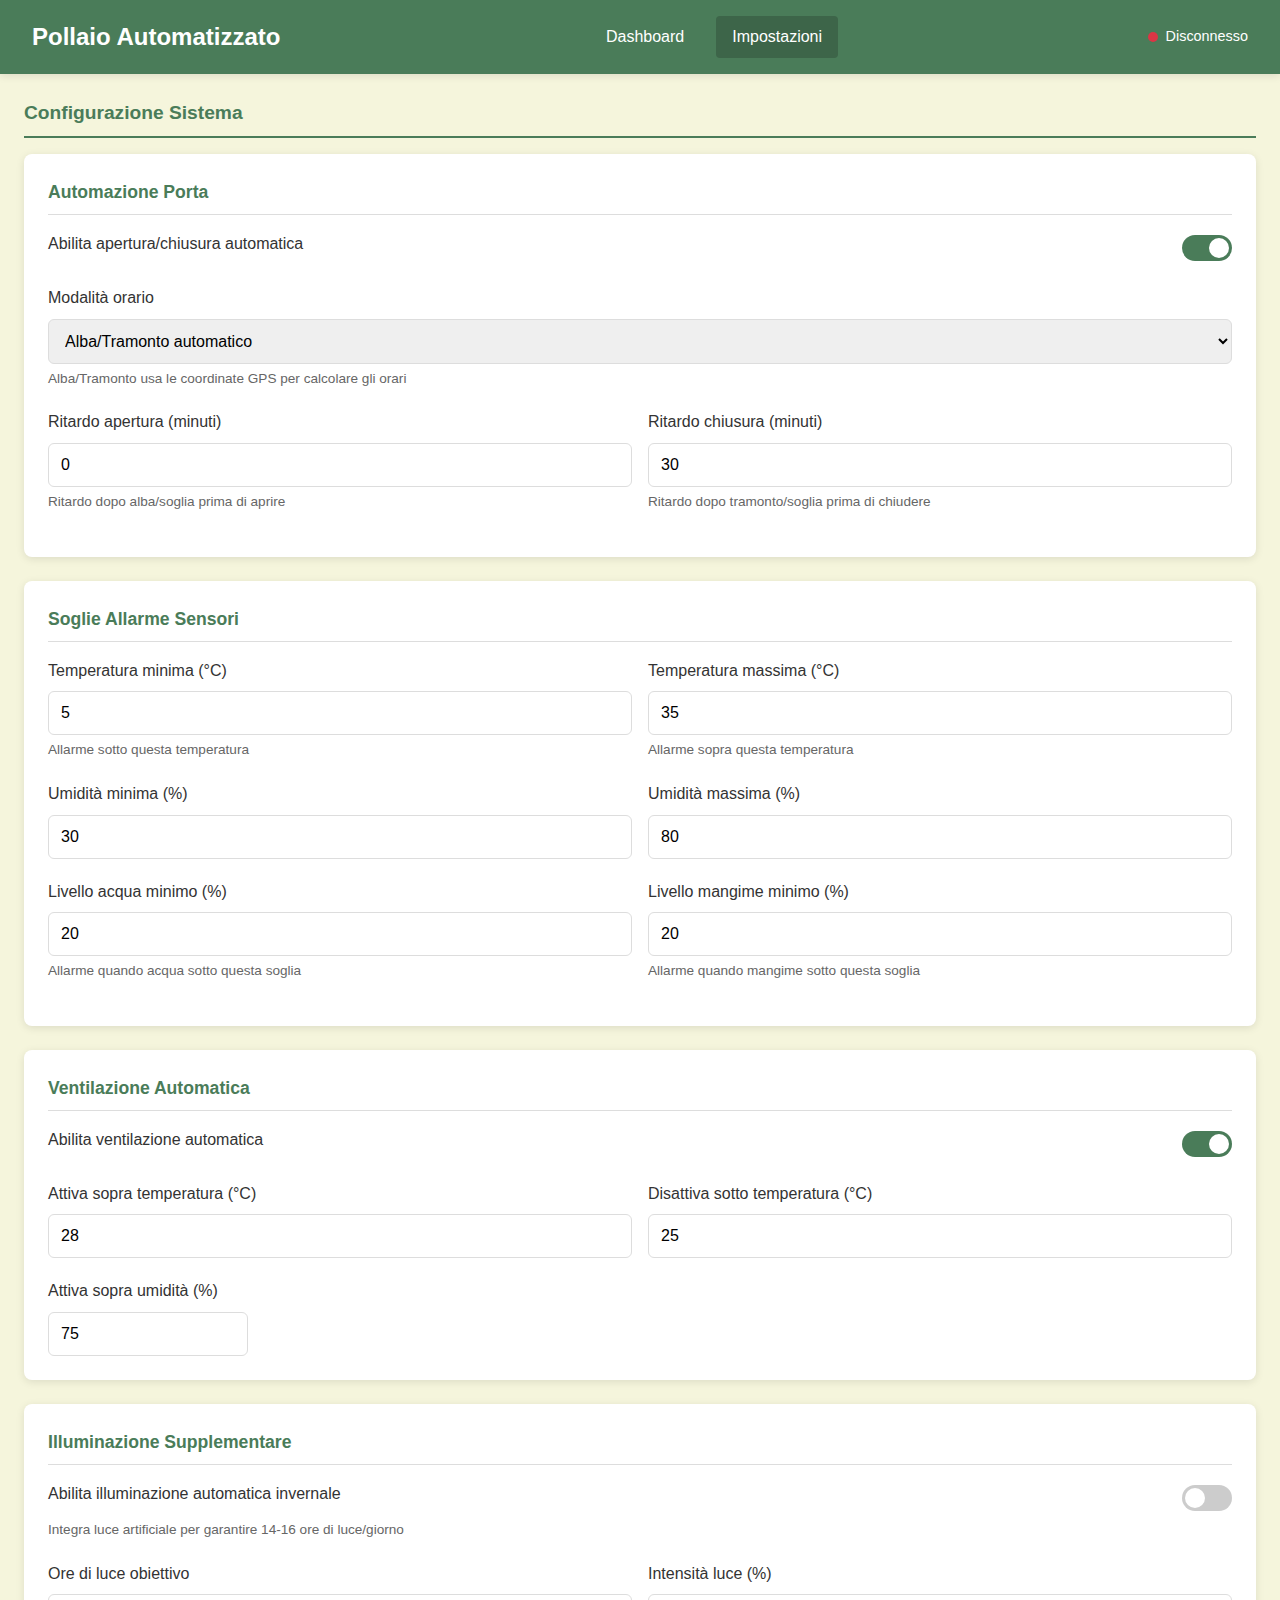
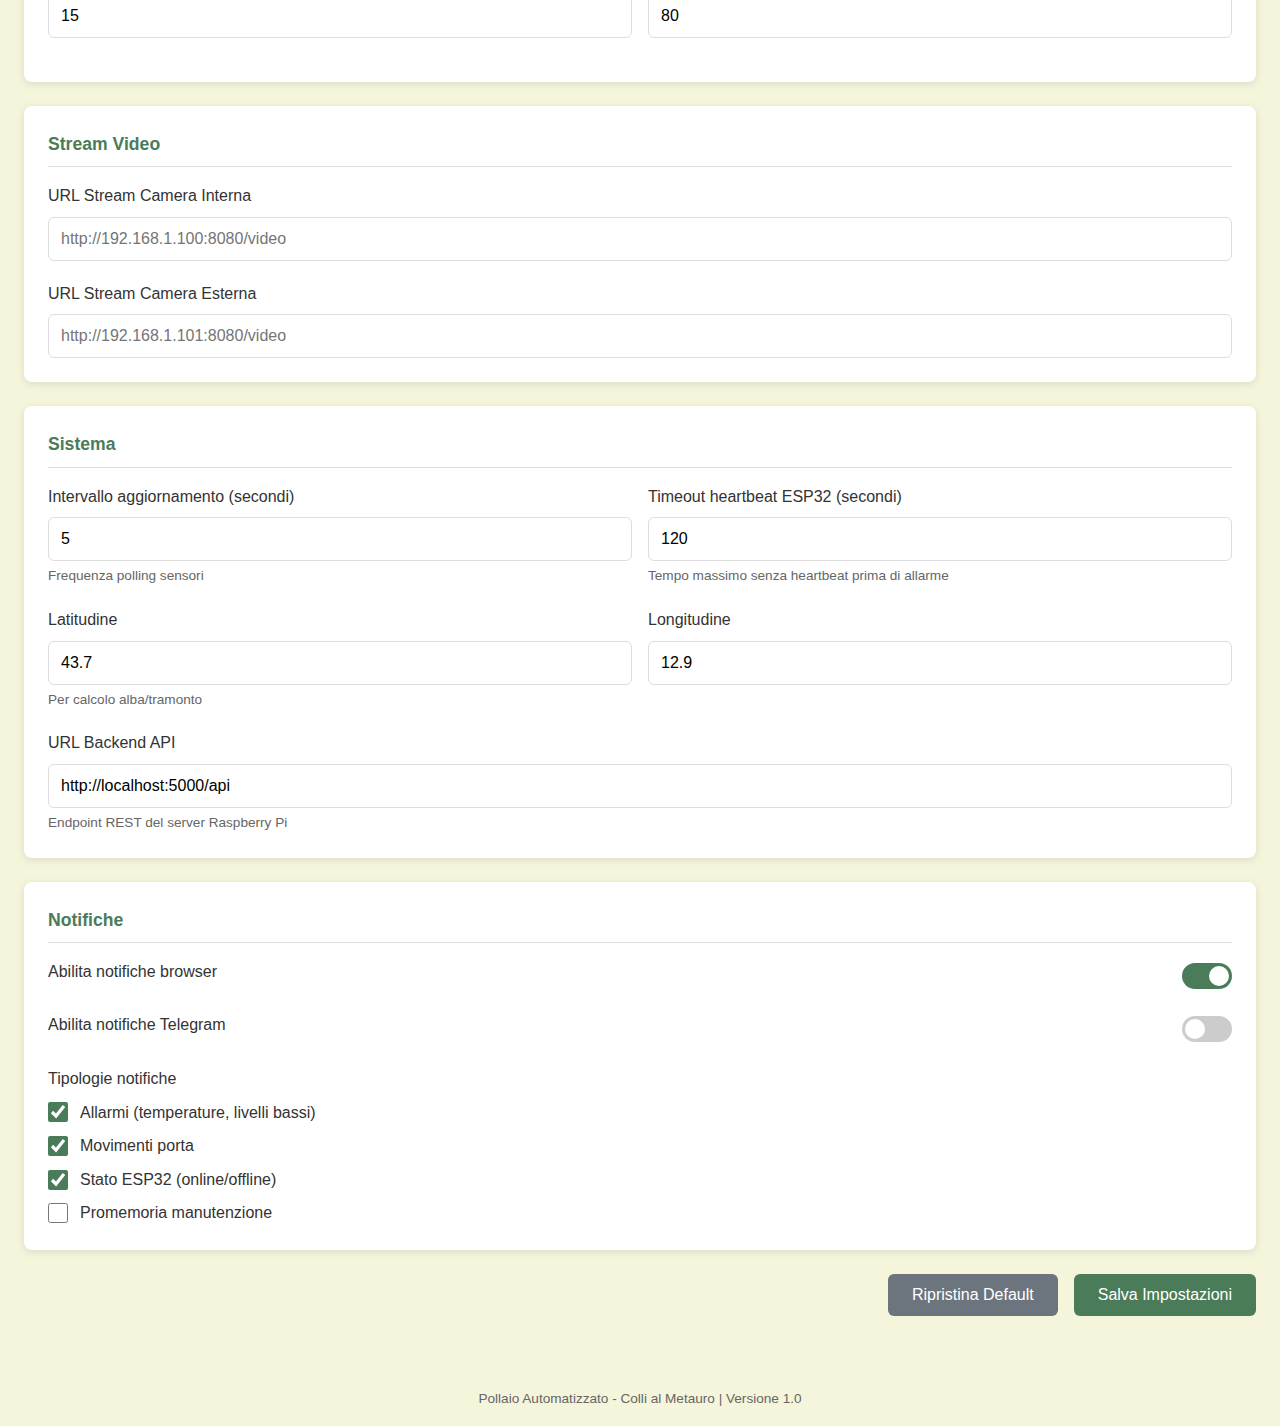
<file: web_ui/settings.html>
<!DOCTYPE html>
<html lang="it">
<head>
    <meta charset="UTF-8">
    <meta name="viewport" content="width=device-width, initial-scale=1.0">
    <title>Pollaio Automatizzato - Impostazioni</title>
    <link rel="stylesheet" href="style.css">
</head>
<body>
    <header>
        <h1>Pollaio Automatizzato</h1>
        <nav>
            <a href="index.html">Dashboard</a>
            <a href="settings.html" class="active">Impostazioni</a>
        </nav>
        <div class="connection-status">
            <span class="connection-dot" id="connectionDot"></span>
            <span id="connectionText">Disconnesso</span>
        </div>
    </header>

    <main>
        <h2 class="section-title">Configurazione Sistema</h2>

        <!-- Automazione Porta -->
        <section class="settings-section">
            <h2>Automazione Porta</h2>

            <div class="form-group">
                <label class="toggle-label">
                    <span class="form-label">Abilita apertura/chiusura automatica</span>
                    <label class="toggle-switch">
                        <input type="checkbox" id="portaAutoEnabled" checked>
                        <span class="toggle-slider"></span>
                    </label>
                </label>
            </div>

            <div class="form-group">
                <label class="form-label">Modalità orario</label>
                <select class="form-select" id="portaOrarioMode">
                    <option value="alba_tramonto">Alba/Tramonto automatico</option>
                    <option value="orario_fisso">Orario fisso</option>
                    <option value="luminosita">Basato su luminosità</option>
                </select>
                <p class="form-hint">Alba/Tramonto usa le coordinate GPS per calcolare gli orari</p>
            </div>

            <div class="form-row" id="orarioFissoSection" style="display: none;">
                <div class="form-group">
                    <label class="form-label">Orario apertura</label>
                    <input type="time" class="form-input" id="portaOraApertura" value="06:30">
                </div>
                <div class="form-group">
                    <label class="form-label">Orario chiusura</label>
                    <input type="time" class="form-input" id="portaOraChiusura" value="20:00">
                </div>
            </div>

            <div class="form-row" id="luminositaSection" style="display: none;">
                <div class="form-group">
                    <label class="form-label">Soglia apertura (lux)</label>
                    <input type="number" class="form-input" id="portaLuxApertura" value="100" min="0" max="10000">
                    <p class="form-hint">Apri quando luminosità supera questa soglia</p>
                </div>
                <div class="form-group">
                    <label class="form-label">Soglia chiusura (lux)</label>
                    <input type="number" class="form-input" id="portaLuxChiusura" value="50" min="0" max="10000">
                    <p class="form-hint">Chiudi quando luminosità scende sotto questa soglia</p>
                </div>
            </div>

            <div class="form-row">
                <div class="form-group">
                    <label class="form-label">Ritardo apertura (minuti)</label>
                    <input type="number" class="form-input" id="portaRitardoApertura" value="0" min="0" max="120">
                    <p class="form-hint">Ritardo dopo alba/soglia prima di aprire</p>
                </div>
                <div class="form-group">
                    <label class="form-label">Ritardo chiusura (minuti)</label>
                    <input type="number" class="form-input" id="portaRitardoChiusura" value="30" min="0" max="120">
                    <p class="form-hint">Ritardo dopo tramonto/soglia prima di chiudere</p>
                </div>
            </div>
        </section>

        <!-- Soglie Sensori -->
        <section class="settings-section">
            <h2>Soglie Allarme Sensori</h2>

            <div class="form-row">
                <div class="form-group">
                    <label class="form-label">Temperatura minima (°C)</label>
                    <input type="number" class="form-input" id="tempMin" value="5" min="-20" max="50">
                    <p class="form-hint">Allarme sotto questa temperatura</p>
                </div>
                <div class="form-group">
                    <label class="form-label">Temperatura massima (°C)</label>
                    <input type="number" class="form-input" id="tempMax" value="35" min="-20" max="50">
                    <p class="form-hint">Allarme sopra questa temperatura</p>
                </div>
            </div>

            <div class="form-row">
                <div class="form-group">
                    <label class="form-label">Umidità minima (%)</label>
                    <input type="number" class="form-input" id="umidMin" value="30" min="0" max="100">
                </div>
                <div class="form-group">
                    <label class="form-label">Umidità massima (%)</label>
                    <input type="number" class="form-input" id="umidMax" value="80" min="0" max="100">
                </div>
            </div>

            <div class="form-row">
                <div class="form-group">
                    <label class="form-label">Livello acqua minimo (%)</label>
                    <input type="number" class="form-input" id="acquaMin" value="20" min="0" max="100">
                    <p class="form-hint">Allarme quando acqua sotto questa soglia</p>
                </div>
                <div class="form-group">
                    <label class="form-label">Livello mangime minimo (%)</label>
                    <input type="number" class="form-input" id="mangimeMin" value="20" min="0" max="100">
                    <p class="form-hint">Allarme quando mangime sotto questa soglia</p>
                </div>
            </div>
        </section>

        <!-- Ventilazione Automatica -->
        <section class="settings-section">
            <h2>Ventilazione Automatica</h2>

            <div class="form-group">
                <label class="toggle-label">
                    <span class="form-label">Abilita ventilazione automatica</span>
                    <label class="toggle-switch">
                        <input type="checkbox" id="ventAutoEnabled" checked>
                        <span class="toggle-slider"></span>
                    </label>
                </label>
            </div>

            <div class="form-row">
                <div class="form-group">
                    <label class="form-label">Attiva sopra temperatura (°C)</label>
                    <input type="number" class="form-input" id="ventTempOn" value="28" min="0" max="50">
                </div>
                <div class="form-group">
                    <label class="form-label">Disattiva sotto temperatura (°C)</label>
                    <input type="number" class="form-input" id="ventTempOff" value="25" min="0" max="50">
                </div>
            </div>

            <div class="form-group">
                <label class="form-label">Attiva sopra umidità (%)</label>
                <input type="number" class="form-input" id="ventUmidOn" value="75" min="0" max="100" style="max-width: 200px;">
            </div>
        </section>

        <!-- Illuminazione -->
        <section class="settings-section">
            <h2>Illuminazione Supplementare</h2>

            <div class="form-group">
                <label class="toggle-label">
                    <span class="form-label">Abilita illuminazione automatica invernale</span>
                    <label class="toggle-switch">
                        <input type="checkbox" id="luceAutoEnabled">
                        <span class="toggle-slider"></span>
                    </label>
                </label>
                <p class="form-hint">Integra luce artificiale per garantire 14-16 ore di luce/giorno</p>
            </div>

            <div class="form-row">
                <div class="form-group">
                    <label class="form-label">Ore di luce obiettivo</label>
                    <input type="number" class="form-input" id="luceDurata" value="15" min="10" max="18">
                </div>
                <div class="form-group">
                    <label class="form-label">Intensità luce (%)</label>
                    <input type="number" class="form-input" id="luceIntensita" value="80" min="10" max="100">
                </div>
            </div>
        </section>

        <!-- Configurazione Video -->
        <section class="settings-section">
            <h2>Stream Video</h2>

            <div class="form-group">
                <label class="form-label">URL Stream Camera Interna</label>
                <input type="text" class="form-input" id="videoUrlInterno" placeholder="http://192.168.1.100:8080/video">
            </div>

            <div class="form-group">
                <label class="form-label">URL Stream Camera Esterna</label>
                <input type="text" class="form-input" id="videoUrlEsterno" placeholder="http://192.168.1.101:8080/video">
            </div>
        </section>

        <!-- Configurazione Sistema -->
        <section class="settings-section">
            <h2>Sistema</h2>

            <div class="form-row">
                <div class="form-group">
                    <label class="form-label">Intervallo aggiornamento (secondi)</label>
                    <input type="number" class="form-input" id="updateInterval" value="5" min="1" max="60">
                    <p class="form-hint">Frequenza polling sensori</p>
                </div>
                <div class="form-group">
                    <label class="form-label">Timeout heartbeat ESP32 (secondi)</label>
                    <input type="number" class="form-input" id="heartbeatTimeout" value="120" min="30" max="600">
                    <p class="form-hint">Tempo massimo senza heartbeat prima di allarme</p>
                </div>
            </div>

            <div class="form-row">
                <div class="form-group">
                    <label class="form-label">Latitudine</label>
                    <input type="number" class="form-input" id="geoLat" value="43.7" step="0.0001">
                    <p class="form-hint">Per calcolo alba/tramonto</p>
                </div>
                <div class="form-group">
                    <label class="form-label">Longitudine</label>
                    <input type="number" class="form-input" id="geoLon" value="12.9" step="0.0001">
                </div>
            </div>

            <div class="form-group">
                <label class="form-label">URL Backend API</label>
                <input type="text" class="form-input" id="apiUrl" value="http://localhost:5000/api">
                <p class="form-hint">Endpoint REST del server Raspberry Pi</p>
            </div>
        </section>

        <!-- Notifiche -->
        <section class="settings-section">
            <h2>Notifiche</h2>

            <div class="form-group">
                <label class="toggle-label">
                    <span class="form-label">Abilita notifiche browser</span>
                    <label class="toggle-switch">
                        <input type="checkbox" id="notifBrowserEnabled" checked>
                        <span class="toggle-slider"></span>
                    </label>
                </label>
            </div>

            <div class="form-group">
                <label class="toggle-label">
                    <span class="form-label">Abilita notifiche Telegram</span>
                    <label class="toggle-switch">
                        <input type="checkbox" id="notifTelegramEnabled">
                        <span class="toggle-slider"></span>
                    </label>
                </label>
            </div>

            <div id="telegramSection" style="display: none;">
                <div class="form-group">
                    <label class="form-label">Bot Token Telegram</label>
                    <input type="text" class="form-input" id="telegramToken" placeholder="123456789:ABCdefGHI...">
                </div>
                <div class="form-group">
                    <label class="form-label">Chat ID</label>
                    <input type="text" class="form-input" id="telegramChatId" placeholder="123456789">
                </div>
            </div>

            <div class="form-group">
                <label class="form-label">Tipologie notifiche</label>
                <div style="display: flex; flex-direction: column; gap: 0.5rem; margin-top: 0.5rem;">
                    <label class="form-checkbox">
                        <input type="checkbox" id="notifAllarmi" checked>
                        <span>Allarmi (temperature, livelli bassi)</span>
                    </label>
                    <label class="form-checkbox">
                        <input type="checkbox" id="notifPorta" checked>
                        <span>Movimenti porta</span>
                    </label>
                    <label class="form-checkbox">
                        <input type="checkbox" id="notifEsp" checked>
                        <span>Stato ESP32 (online/offline)</span>
                    </label>
                    <label class="form-checkbox">
                        <input type="checkbox" id="notifManutenzione">
                        <span>Promemoria manutenzione</span>
                    </label>
                </div>
            </div>
        </section>

        <!-- Buttons -->
        <div style="display: flex; gap: 1rem; justify-content: flex-end; margin-top: 1.5rem;">
            <button class="btn btn-secondary" onclick="resetSettings()">Ripristina Default</button>
            <button class="btn btn-primary" onclick="saveSettings()">Salva Impostazioni</button>
        </div>
    </main>

    <!-- Toast Container -->
    <div class="toast-container" id="toastContainer"></div>

    <footer>
        <p>Pollaio Automatizzato - Colli al Metauro | Versione 1.0</p>
    </footer>

    <script src="app.js"></script>
    <script>
        // Toggle visibility based on selections
        document.getElementById('portaOrarioMode').addEventListener('change', function() {
            document.getElementById('orarioFissoSection').style.display =
                this.value === 'orario_fisso' ? 'grid' : 'none';
            document.getElementById('luminositaSection').style.display =
                this.value === 'luminosita' ? 'grid' : 'none';
        });

        document.getElementById('notifTelegramEnabled').addEventListener('change', function() {
            document.getElementById('telegramSection').style.display =
                this.checked ? 'block' : 'none';
        });

        // Load settings on page load
        document.addEventListener('DOMContentLoaded', loadSettings);
    </script>
</body>
</html>
</file>
<file: web_ui/style.css>
/* Pollaio Automatizzato - Web UI */

:root {
    --primary: #4a7c59;
    --primary-dark: #3d6549;
    --secondary: #8b4513;
    --background: #f5f5dc;
    --card-bg: #ffffff;
    --text: #333333;
    --text-light: #666666;
    --success: #28a745;
    --warning: #ffc107;
    --danger: #dc3545;
    --info: #17a2b8;
    --border: #ddd;
    --shadow: 0 2px 8px rgba(0,0,0,0.1);
}

* {
    margin: 0;
    padding: 0;
    box-sizing: border-box;
}

body {
    font-family: -apple-system, BlinkMacSystemFont, 'Segoe UI', Roboto, Oxygen, Ubuntu, sans-serif;
    background: var(--background);
    color: var(--text);
    line-height: 1.6;
    min-height: 100vh;
}

/* Header */
header {
    background: var(--primary);
    color: white;
    padding: 1rem 2rem;
    display: flex;
    justify-content: space-between;
    align-items: center;
    box-shadow: var(--shadow);
}

header h1 {
    font-size: 1.5rem;
    display: flex;
    align-items: center;
    gap: 0.5rem;
}

nav {
    display: flex;
    gap: 1rem;
}

nav a {
    color: white;
    text-decoration: none;
    padding: 0.5rem 1rem;
    border-radius: 4px;
    transition: background 0.2s;
}

nav a:hover,
nav a.active {
    background: var(--primary-dark);
}

/* Main Content */
main {
    max-width: 1400px;
    margin: 0 auto;
    padding: 1.5rem;
}

/* Section Titles */
.section-title {
    font-size: 1.2rem;
    color: var(--primary);
    margin-bottom: 1rem;
    padding-bottom: 0.5rem;
    border-bottom: 2px solid var(--primary);
}

/* Grid Layouts */
.grid-2 {
    display: grid;
    grid-template-columns: repeat(2, 1fr);
    gap: 1rem;
}

.grid-3 {
    display: grid;
    grid-template-columns: repeat(3, 1fr);
    gap: 1rem;
}

.grid-4 {
    display: grid;
    grid-template-columns: repeat(4, 1fr);
    gap: 1rem;
}

@media (max-width: 1024px) {
    .grid-4 { grid-template-columns: repeat(2, 1fr); }
    .grid-3 { grid-template-columns: repeat(2, 1fr); }
}

@media (max-width: 768px) {
    .grid-2, .grid-3, .grid-4 { grid-template-columns: 1fr; }
    header { flex-direction: column; gap: 1rem; }
}

/* Cards */
.card {
    background: var(--card-bg);
    border-radius: 8px;
    box-shadow: var(--shadow);
    padding: 1.25rem;
    transition: transform 0.2s;
}

.card:hover {
    transform: translateY(-2px);
}

.card-header {
    display: flex;
    justify-content: space-between;
    align-items: center;
    margin-bottom: 0.75rem;
}

.card-title {
    font-size: 0.9rem;
    color: var(--text-light);
    text-transform: uppercase;
    letter-spacing: 0.5px;
}

.card-value {
    font-size: 2rem;
    font-weight: bold;
    color: var(--primary);
}

.card-value.small {
    font-size: 1.5rem;
}

.card-unit {
    font-size: 1rem;
    color: var(--text-light);
    margin-left: 0.25rem;
}

.card-footer {
    margin-top: 0.75rem;
    font-size: 0.85rem;
    color: var(--text-light);
}

/* Status Indicators */
.status-indicator {
    display: inline-flex;
    align-items: center;
    gap: 0.5rem;
    padding: 0.25rem 0.75rem;
    border-radius: 20px;
    font-size: 0.85rem;
    font-weight: 500;
}

.status-indicator.open {
    background: #d4edda;
    color: var(--success);
}

.status-indicator.closed {
    background: #f8d7da;
    color: var(--danger);
}

.status-indicator.ok {
    background: #d4edda;
    color: var(--success);
}

.status-indicator.warning {
    background: #fff3cd;
    color: #856404;
}

.status-indicator.error {
    background: #f8d7da;
    color: var(--danger);
}

.status-dot {
    width: 8px;
    height: 8px;
    border-radius: 50%;
    background: currentColor;
    animation: pulse 2s infinite;
}

@keyframes pulse {
    0%, 100% { opacity: 1; }
    50% { opacity: 0.5; }
}

/* Video Streams */
.video-section {
    margin-bottom: 1.5rem;
}

.video-container {
    background: #000;
    border-radius: 8px;
    overflow: hidden;
    aspect-ratio: 16/9;
    display: flex;
    align-items: center;
    justify-content: center;
}

.video-container img {
    width: 100%;
    height: 100%;
    object-fit: contain;
}

.video-placeholder {
    color: #666;
    text-align: center;
}

.video-label {
    background: var(--primary);
    color: white;
    padding: 0.5rem 1rem;
    font-size: 0.9rem;
    font-weight: 500;
}

/* Buttons */
.btn {
    display: inline-flex;
    align-items: center;
    justify-content: center;
    gap: 0.5rem;
    padding: 0.75rem 1.5rem;
    border: none;
    border-radius: 6px;
    font-size: 1rem;
    font-weight: 500;
    cursor: pointer;
    transition: all 0.2s;
    text-decoration: none;
}

.btn:disabled {
    opacity: 0.6;
    cursor: not-allowed;
}

.btn-primary {
    background: var(--primary);
    color: white;
}

.btn-primary:hover:not(:disabled) {
    background: var(--primary-dark);
}

.btn-success {
    background: var(--success);
    color: white;
}

.btn-success:hover:not(:disabled) {
    background: #218838;
}

.btn-danger {
    background: var(--danger);
    color: white;
}

.btn-danger:hover:not(:disabled) {
    background: #c82333;
}

.btn-warning {
    background: var(--warning);
    color: #333;
}

.btn-warning:hover:not(:disabled) {
    background: #e0a800;
}

.btn-secondary {
    background: #6c757d;
    color: white;
}

.btn-secondary:hover:not(:disabled) {
    background: #5a6268;
}

.btn-outline {
    background: transparent;
    border: 2px solid var(--primary);
    color: var(--primary);
}

.btn-outline:hover:not(:disabled) {
    background: var(--primary);
    color: white;
}

.btn-sm {
    padding: 0.5rem 1rem;
    font-size: 0.875rem;
}

.btn-lg {
    padding: 1rem 2rem;
    font-size: 1.125rem;
}

.btn-block {
    width: 100%;
}

/* Command Panel */
.command-panel {
    margin-top: 1.5rem;
}

.command-grid {
    display: grid;
    grid-template-columns: repeat(auto-fit, minmax(200px, 1fr));
    gap: 1rem;
}

.command-card {
    background: var(--card-bg);
    border-radius: 8px;
    box-shadow: var(--shadow);
    padding: 1.25rem;
    text-align: center;
}

.command-card h3 {
    font-size: 1rem;
    margin-bottom: 1rem;
    color: var(--text);
}

.command-buttons {
    display: flex;
    gap: 0.5rem;
    justify-content: center;
}

/* Modal */
.modal-overlay {
    display: none;
    position: fixed;
    top: 0;
    left: 0;
    width: 100%;
    height: 100%;
    background: rgba(0,0,0,0.5);
    z-index: 1000;
    align-items: center;
    justify-content: center;
}

.modal-overlay.active {
    display: flex;
}

.modal {
    background: white;
    border-radius: 12px;
    padding: 2rem;
    max-width: 400px;
    width: 90%;
    text-align: center;
    box-shadow: 0 10px 40px rgba(0,0,0,0.2);
}

.modal h2 {
    margin-bottom: 1rem;
    color: var(--text);
}

.modal p {
    margin-bottom: 1.5rem;
    color: var(--text-light);
}

.modal-buttons {
    display: flex;
    gap: 1rem;
    justify-content: center;
}

/* Events Log */
.events-section {
    margin-top: 1.5rem;
}

.events-list {
    background: var(--card-bg);
    border-radius: 8px;
    box-shadow: var(--shadow);
    max-height: 300px;
    overflow-y: auto;
}

.event-item {
    display: flex;
    align-items: center;
    gap: 1rem;
    padding: 0.75rem 1rem;
    border-bottom: 1px solid var(--border);
}

.event-item:last-child {
    border-bottom: none;
}

.event-time {
    font-size: 0.85rem;
    color: var(--text-light);
    min-width: 140px;
}

.event-icon {
    font-size: 1.25rem;
}

.event-message {
    flex: 1;
}

/* Settings Page */
.settings-section {
    background: var(--card-bg);
    border-radius: 8px;
    box-shadow: var(--shadow);
    padding: 1.5rem;
    margin-bottom: 1.5rem;
}

.settings-section h2 {
    font-size: 1.1rem;
    color: var(--primary);
    margin-bottom: 1rem;
    padding-bottom: 0.5rem;
    border-bottom: 1px solid var(--border);
}

.form-group {
    margin-bottom: 1.25rem;
}

.form-group:last-child {
    margin-bottom: 0;
}

.form-label {
    display: block;
    margin-bottom: 0.5rem;
    font-weight: 500;
    color: var(--text);
}

.form-hint {
    font-size: 0.85rem;
    color: var(--text-light);
    margin-top: 0.25rem;
}

.form-input,
.form-select {
    width: 100%;
    padding: 0.75rem;
    border: 1px solid var(--border);
    border-radius: 6px;
    font-size: 1rem;
    transition: border-color 0.2s;
}

.form-input:focus,
.form-select:focus {
    outline: none;
    border-color: var(--primary);
}

.form-row {
    display: grid;
    grid-template-columns: repeat(2, 1fr);
    gap: 1rem;
}

@media (max-width: 768px) {
    .form-row { grid-template-columns: 1fr; }
}

.form-checkbox {
    display: flex;
    align-items: center;
    gap: 0.75rem;
    cursor: pointer;
}

.form-checkbox input {
    width: 20px;
    height: 20px;
    accent-color: var(--primary);
}

.toggle-switch {
    position: relative;
    display: inline-block;
    width: 50px;
    height: 26px;
}

.toggle-switch input {
    opacity: 0;
    width: 0;
    height: 0;
}

.toggle-slider {
    position: absolute;
    cursor: pointer;
    top: 0;
    left: 0;
    right: 0;
    bottom: 0;
    background-color: #ccc;
    transition: .3s;
    border-radius: 26px;
}

.toggle-slider:before {
    position: absolute;
    content: "";
    height: 20px;
    width: 20px;
    left: 3px;
    bottom: 3px;
    background-color: white;
    transition: .3s;
    border-radius: 50%;
}

input:checked + .toggle-slider {
    background-color: var(--primary);
}

input:checked + .toggle-slider:before {
    transform: translateX(24px);
}

.toggle-label {
    display: flex;
    align-items: center;
    justify-content: space-between;
}

/* Alerts */
.alert {
    padding: 1rem;
    border-radius: 6px;
    margin-bottom: 1rem;
}

.alert-success {
    background: #d4edda;
    color: #155724;
    border: 1px solid #c3e6cb;
}

.alert-warning {
    background: #fff3cd;
    color: #856404;
    border: 1px solid #ffeeba;
}

.alert-danger {
    background: #f8d7da;
    color: #721c24;
    border: 1px solid #f5c6cb;
}

.alert-info {
    background: #d1ecf1;
    color: #0c5460;
    border: 1px solid #bee5eb;
}

/* Connection Status */
.connection-status {
    display: flex;
    align-items: center;
    gap: 0.5rem;
    font-size: 0.9rem;
}

.connection-dot {
    width: 10px;
    height: 10px;
    border-radius: 50%;
    background: var(--danger);
}

.connection-dot.connected {
    background: var(--success);
}

/* Footer */
footer {
    text-align: center;
    padding: 1rem;
    color: var(--text-light);
    font-size: 0.85rem;
    margin-top: 2rem;
}

/* Level Bars */
.level-bar {
    height: 8px;
    background: #e0e0e0;
    border-radius: 4px;
    overflow: hidden;
    margin-top: 0.5rem;
}

.level-bar-fill {
    height: 100%;
    border-radius: 4px;
    transition: width 0.3s;
}

.level-bar-fill.ok {
    background: var(--success);
}

.level-bar-fill.warning {
    background: var(--warning);
}

.level-bar-fill.danger {
    background: var(--danger);
}

/* Toast Notifications */
.toast-container {
    position: fixed;
    bottom: 1rem;
    right: 1rem;
    z-index: 1100;
    display: flex;
    flex-direction: column;
    gap: 0.5rem;
}

.toast {
    padding: 1rem 1.5rem;
    border-radius: 6px;
    color: white;
    font-weight: 500;
    box-shadow: 0 4px 12px rgba(0,0,0,0.2);
    animation: slideIn 0.3s ease;
}

@keyframes slideIn {
    from {
        transform: translateX(100%);
        opacity: 0;
    }
    to {
        transform: translateX(0);
        opacity: 1;
    }
}

.toast.success { background: var(--success); }
.toast.error { background: var(--danger); }
.toast.warning { background: var(--warning); color: #333; }
.toast.info { background: var(--info); }

/* Loading Spinner */
.spinner {
    width: 20px;
    height: 20px;
    border: 2px solid #f3f3f3;
    border-top: 2px solid var(--primary);
    border-radius: 50%;
    animation: spin 1s linear infinite;
}

@keyframes spin {
    0% { transform: rotate(0deg); }
    100% { transform: rotate(360deg); }
}
</file>
